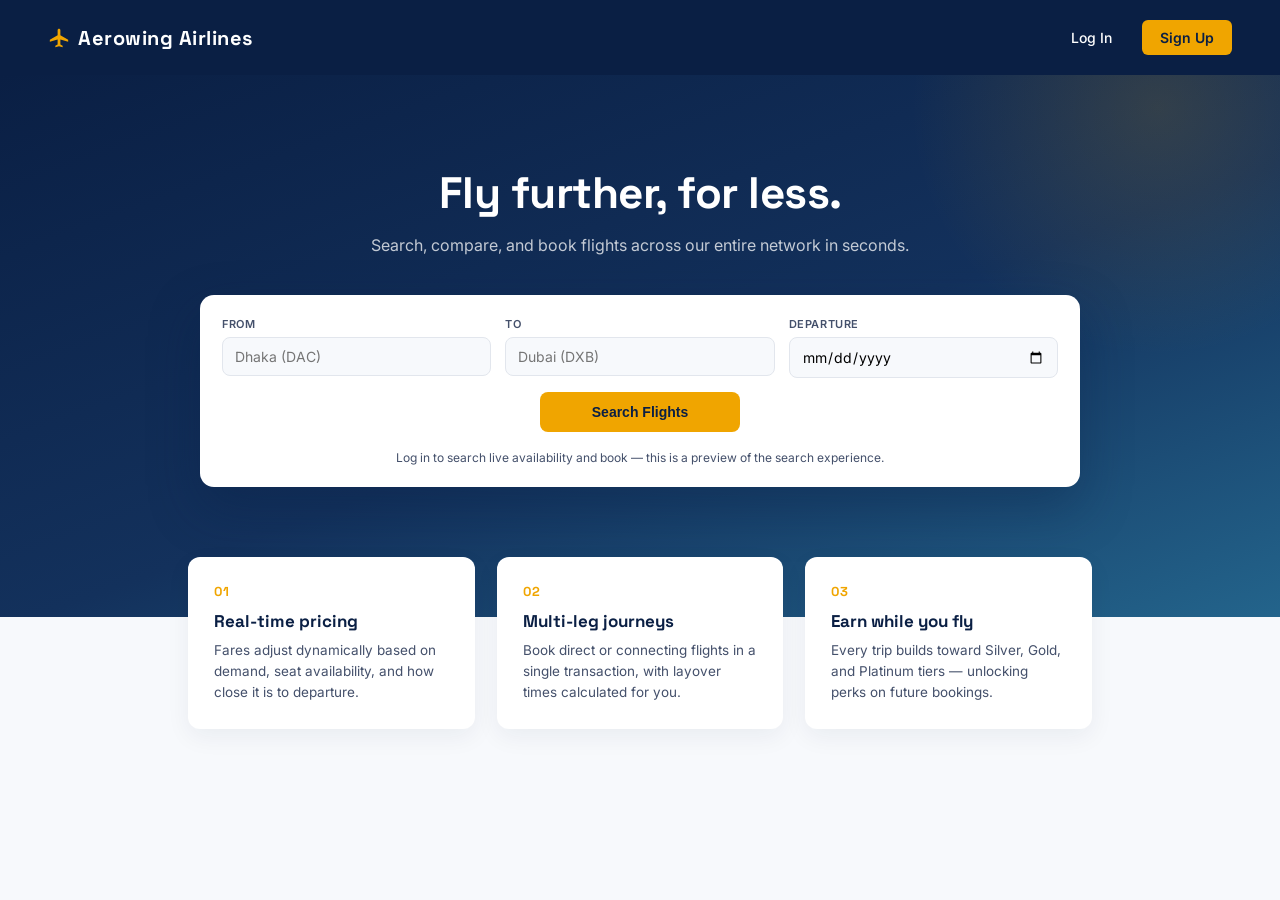
<file: src/main/resources/static/index.html>
<!DOCTYPE html>
<html lang="en">
<head>
    <meta charset="UTF-8">
    <meta name="viewport" content="width=device-width, initial-scale=1.0">
    <title>Aerowing Airlines</title>
    <link rel="preconnect" href="https://fonts.googleapis.com">
    <link href="https://fonts.googleapis.com/css2?family=Space+Grotesk:wght@400;500;600;700&family=Inter:wght@400;500;600&family=JetBrains+Mono:wght@500&display=swap" rel="stylesheet">
    <link rel="stylesheet" href="css/styles.css">
    <link rel="icon" href="favicon.ico" type="image/x-icon">
</head>
<body>

<nav>
    <div class="brand">
        <svg viewBox="0 0 24 24"><path d="M22 16v-2l-8.5-5V3.5c0-.83-.67-1.5-1.5-1.5s-1.5.67-1.5 1.5V9L2 14v2l8.5-2.5V19L8 20.5V22l4-1 4 1v-1.5L13.5 19v-5.5L22 16z"/></svg>
        Aerowing Airlines
    </div>
    <div class="nav-links">
        <a href="login.html">Log In</a>
        <a href="register.html" class="primary">Sign Up</a>
    </div>
</nav>

<section class="hero">
    <h1>Fly further, for less.</h1>
    <p>Search, compare, and book flights across our entire network in seconds.</p>

    <div class="search-card">
        <div class="search-field">
            <label>From</label>
            <input type="text" placeholder="Dhaka (DAC)">
        </div>
        <div class="search-field">
            <label>To</label>
            <input type="text" placeholder="Dubai (DXB)">
        </div>
        <div class="search-field">
            <label>Departure</label>
            <input type="date">
        </div>
        <button class="search-btn" onclick="searchFlights()" style="grid-column: 1 / -1; justify-self: center; width: auto; min-width: 200px; padding: 12px 40px;">Search Flights</button>
        <div class="search-note" style="grid-column: 1 / -1; text-align: center; margin-top: 4px;">Log in to search live availability and book — this is a preview of the search experience.</div>
    </div>
</section>

<div class="features">
    <div class="feature-card">
        <div class="num">01</div>
        <h3>Real-time pricing</h3>
        <p>Fares adjust dynamically based on demand, seat availability, and how close it is to departure.</p>
    </div>
    <div class="feature-card">
        <div class="num">02</div>
        <h3>Multi-leg journeys</h3>
        <p>Book direct or connecting flights in a single transaction, with layover times calculated for you.</p>
    </div>
    <div class="feature-card">
        <div class="num">03</div>
        <h3>Earn while you fly</h3>
        <p>Every trip builds toward Silver, Gold, and Platinum tiers — unlocking perks on future bookings.</p>
    </div>
</div>

<script src="js/script.js"></script>
</body>
</html>
</file>
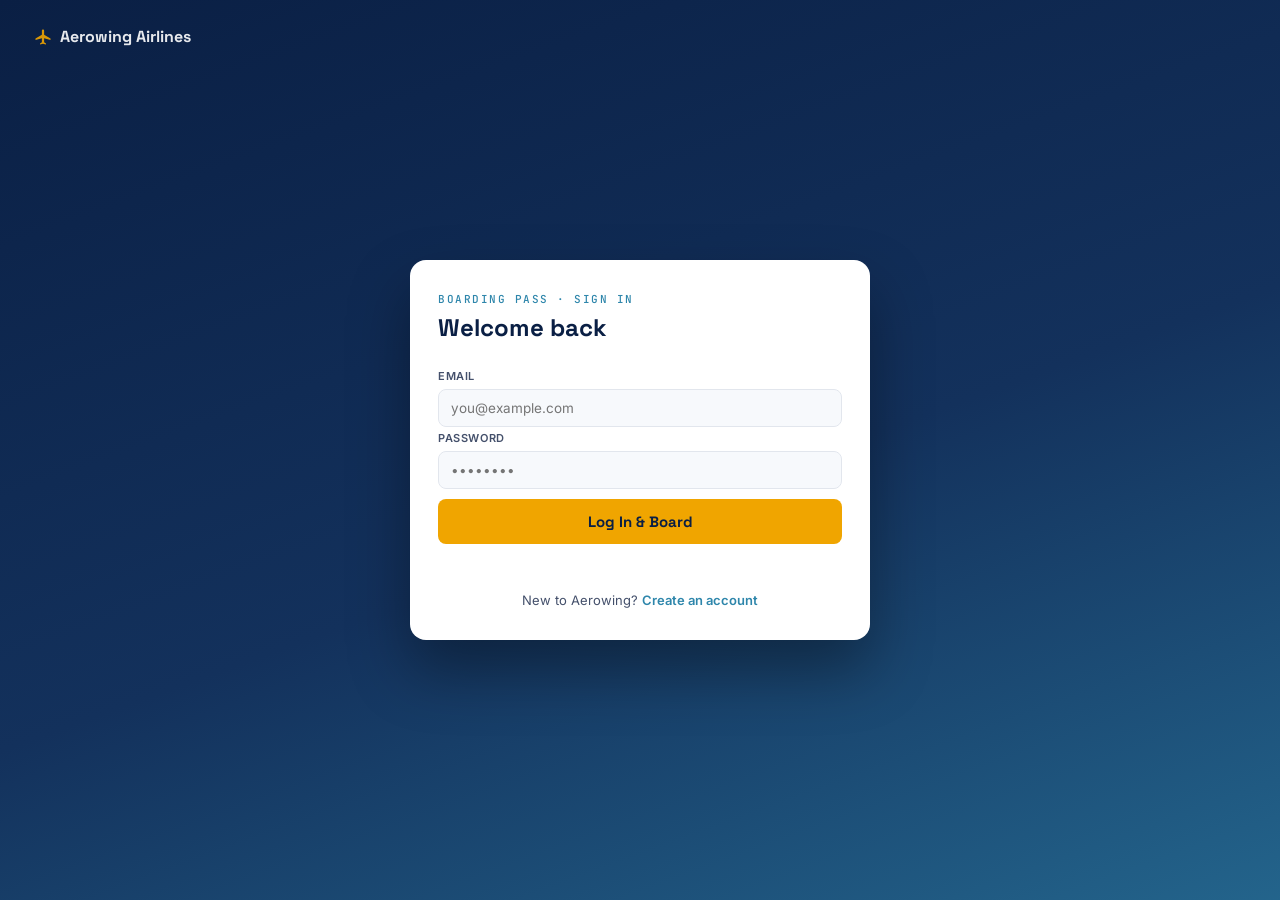
<file: src/main/resources/static/crew.html>
<!DOCTYPE html>
<html lang="en">
<head>
    <meta charset="UTF-8">
    <meta name="viewport" content="width=device-width, initial-scale=1.0">
    <title>Crew Scheduling - Aerowing Airlines</title>
    <link rel="preconnect" href="https://fonts.googleapis.com">
    <link href="https://fonts.googleapis.com/css2?family=Space+Grotesk:wght@500;600;700&family=Inter:wght@400;500;600&family=JetBrains+Mono:wght@500&display=swap" rel="stylesheet">
    <link rel="stylesheet" href="css/styles.css">
</head>
<body>

<nav>
    <div class="brand">
        <svg viewBox="0 0 24 24"><path d="M22 16v-2l-8.5-5V3.5c0-.83-.67-1.5-1.5-1.5s-1.5.67-1.5 1.5V9L2 14v2l8.5-2.5V19L8 20.5V22l4-1 4 1v-1.5L13.5 19v-5.5L22 16z"/></svg>
        Aerowing Airlines
    </div>
    <div class="nav-right">
        <a href="dashboard.html" class="nav-link">Dashboard</a>
        <a href="flights.html" class="nav-link">Flights</a>
        <a href="bookings.html" class="nav-link">My Bookings</a>
        <a href="crew.html" class="nav-link admin-only-nav">Crew</a>
        <a href="reports.html" class="nav-link admin-only-nav">Reports</a>
        <button class="logout-btn" onclick="logout()">Log Out</button>
    </div>
</nav>

<div class="content">
    <div class="page-head">
        <h2>Crew &amp; Aircraft Scheduling</h2>
    </div>

    <div class="panel">
        <h3 style="margin-top:0;">Add Crew Member</h3>
        <div class="form-grid">
            <div class="field">
                <label>Name</label>
                <input type="text" id="crewName" placeholder="Capt. Rahim">
            </div>
            <div class="field">
                <label>Role</label>
                <select id="crewRole">
                    <option value="PILOT">Pilot</option>
                    <option value="CO_PILOT">Co-Pilot</option>
                    <option value="CABIN_CREW">Cabin Crew</option>
                </select>
            </div>
            <button class="submit-btn" onclick="addCrew()">Add Crew Member</button>
            <div id="crewFormMessage"></div>
        </div>
    </div>

    <div class="panel">
        <h3 style="margin-top:0;">All Crew Members</h3>
        <div id="crewStatus">Loading crew...</div>
        <div id="crewList"></div>
    </div>

    <div class="panel">
        <h3 style="margin-top:0;">Assign Crew to a Flight</h3>
        <p class="desc">Select a flight to view and manage its assigned crew. Conflicts (a crew member already booked on an overlapping flight) are detected automatically.</p>
        <div class="form-grid">
            <div class="field" style="grid-column: 1 / -1;">
                <label>Flight</label>
                <select id="flightSelect" onchange="loadAssignmentsForFlight()"></select>
            </div>
            <div class="field">
                <label>Crew Member</label>
                <select id="assignCrewSelect"></select>
            </div>
            <button class="submit-btn" onclick="assignCrew()">Assign to Selected Flight</button>
            <div id="assignMessage"></div>
        </div>

        <h3 style="margin-top:22px; font-size:14px;">Currently Assigned</h3>
        <div id="assignmentStatus">Select a flight above.</div>
        <div id="assignmentList"></div>
    </div>
</div>

<script src="js/auth.js"></script>
<script src="js/crew.js"></script>
<script src="js/assistant-widget.js"></script>

</body>
</html>
</file>
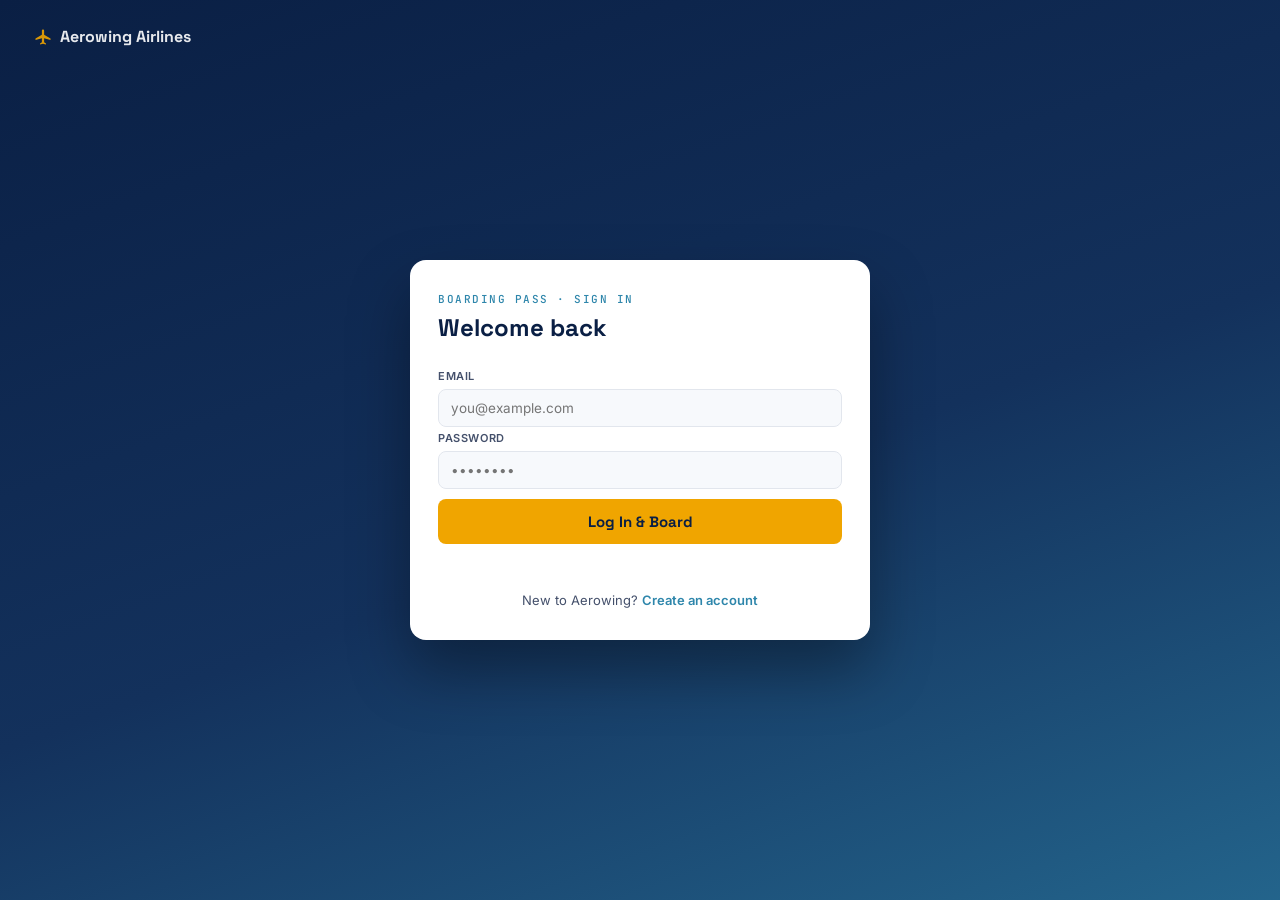
<file: src/main/resources/static/dashboard.html>
<!DOCTYPE html>
<html lang="en">
<head>
    <meta charset="UTF-8">
    <meta name="viewport" content="width=device-width, initial-scale=1.0">
    <title>Dashboard - Aerowing Airlines</title>
    <link rel="preconnect" href="https://fonts.googleapis.com">
    <link href="https://fonts.googleapis.com/css2?family=Space+Grotesk:wght@500;600;700&family=Inter:wght@400;500;600&family=JetBrains+Mono:wght@500&display=swap" rel="stylesheet">
    <link rel="stylesheet" href="css/styles.css">
</head>
<body>

<nav>
    <div class="brand">
        <svg viewBox="0 0 24 24"><path d="M22 16v-2l-8.5-5V3.5c0-.83-.67-1.5-1.5-1.5s-1.5.67-1.5 1.5V9L2 14v2l8.5-2.5V19L8 20.5V22l4-1 4 1v-1.5L13.5 19v-5.5L22 16z"/></svg>
        Aerowing Airlines
    </div>
    <div class="nav-right">
        <a href="flights.html" class="nav-link">Flights</a>
        <a href="crew.html" class="nav-link admin-only-nav">Crew</a>
        <a href="bookings.html" class="nav-link">My Bookings</a>
        <a href="reports.html" class="nav-link admin-only-nav">Reports</a>
        <button class="logout-btn" onclick="logout()">Log Out</button>
    </div>
</nav>

<div class="content">
    <div class="welcome-card">
        <div class="eyebrow">Signed in as</div>
        <h2 id="welcomeEmail"></h2>
    </div>

    <div class="welcome-card" id="loyaltyCard">
        <div class="eyebrow">Loyalty Status</div>
        <h2>Loading...</h2>
    </div>

    <div class="panel" id="travellersPanel">
        <h3>Registered Travellers</h3>
        <p class="desc">Admin view — live data pulled from the protected <code>/api/users</code> endpoint.</p>
        <div id="status">Loading users...</div>
        <table id="userTable" style="display:none;">
            <thead>
            <tr>
                <th>ID</th>
                <th>Name</th>
                <th>Email</th>
                <th>Role</th>
                <th>Tier</th>
                <th>Miles</th>
            </tr>
            </thead>
            <tbody id="userTableBody"></tbody>
        </table>
    </div>
</div>

<script src="js/auth.js"></script>
<script src="js/dashboard.js"></script>
<script src="js/assistant-widget.js"></script>

</body>
</html>
</file>
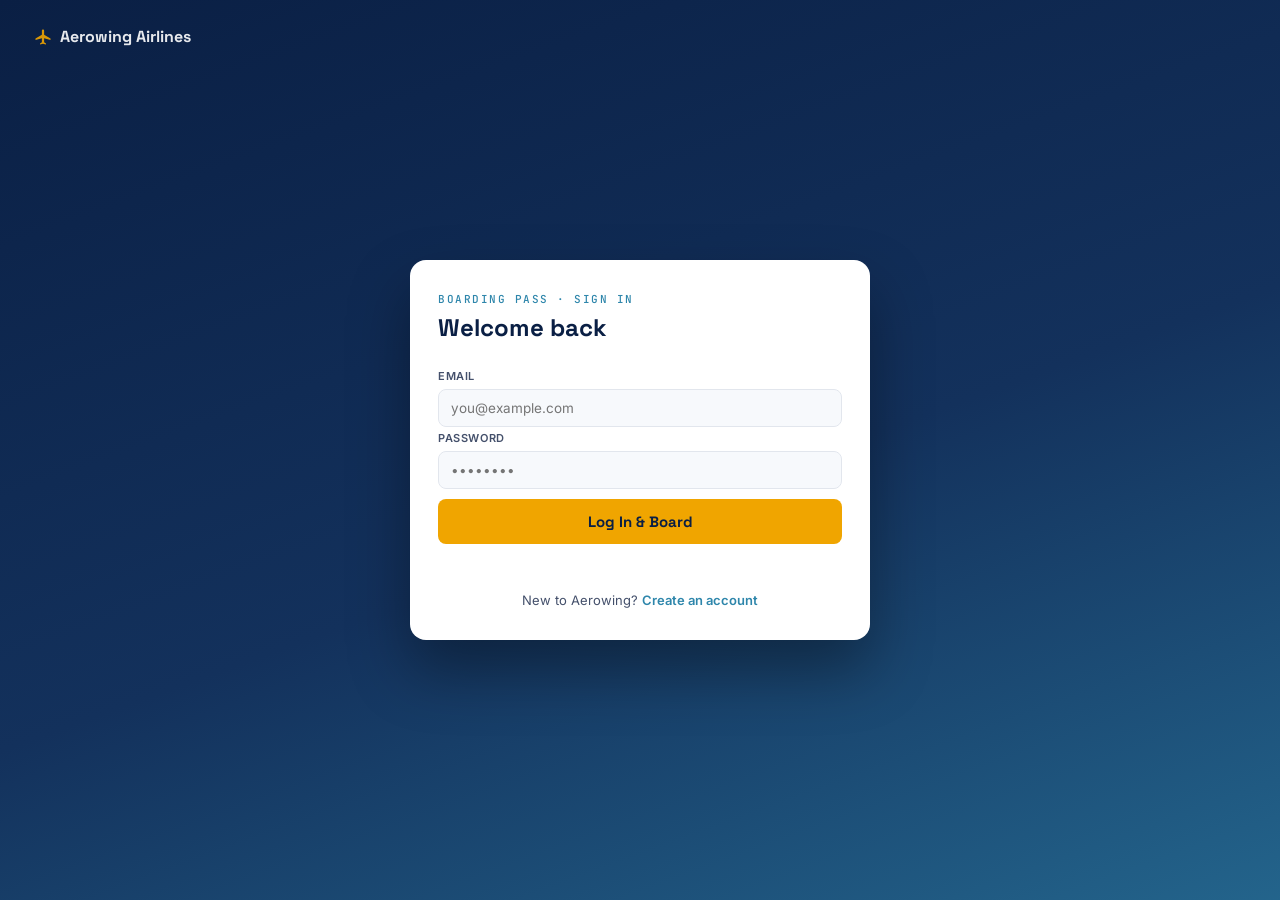
<file: src/main/resources/static/flights.html>
<!DOCTYPE html>
<html lang="en">
<head>
    <meta charset="UTF-8">
    <meta name="viewport" content="width=device-width, initial-scale=1.0">
    <title>Flights - Aerowing Airlines</title>
    <link rel="preconnect" href="https://fonts.googleapis.com">
    <link href="https://fonts.googleapis.com/css2?family=Space+Grotesk:wght@500;600;700&family=Inter:wght@400;500;600&family=JetBrains+Mono:wght@500&display=swap" rel="stylesheet">
    <link rel="stylesheet" href="css/styles.css">
</head>
<body>

<nav>
    <div class="brand">
        <svg viewBox="0 0 24 24"><path d="M22 16v-2l-8.5-5V3.5c0-.83-.67-1.5-1.5-1.5s-1.5.67-1.5 1.5V9L2 14v2l8.5-2.5V19L8 20.5V22l4-1 4 1v-1.5L13.5 19v-5.5L22 16z"/></svg>
        Aerowing Airlines
    </div>
    <div class="nav-right">
        <a href="dashboard.html" class="nav-link">Dashboard</a>
        <a href="flights.html" class="nav-link">Flights</a>
        <a href="crew.html" class="nav-link admin-only-nav">Crew</a>
        <a href="bookings.html" class="nav-link">My Bookings</a>
        <a href="reports.html" class="nav-link admin-only-nav">Reports</a>
        <button class="logout-btn" onclick="logout()">Log Out</button>
    </div>
</nav>

<div class="content">
    <div class="page-head">
        <h2>Available Flights</h2>
        <button class="add-toggle-btn" id="addToggleBtn" style="display:none;" onclick="toggleAddForm()">+ Add Flight</button>
    </div>

    <div class="panel" id="addFlightPanel">
        <h3 style="margin-top:0; font-family:'Space Grotesk',sans-serif;">New Flight</h3>
        <div class="form-grid">
            <div class="field">
                <label>Source</label>
                <input type="text" id="source" placeholder="Dhaka">
            </div>
            <div class="field">
                <label>Destination</label>
                <input type="text" id="destination" placeholder="Dubai">
            </div>
            <div class="field">
                <label>Departure</label>
                <input type="datetime-local" id="departureTime">
            </div>
            <div class="field">
                <label>Arrival</label>
                <input type="datetime-local" id="arrivalTime">
            </div>
            <div class="field">
                <label>Base Price (USD)</label>
                <input type="number" id="basePrice" placeholder="450">
            </div>
            <div class="field">
                <label>Aircraft</label>
                <select id="aircraftId"></select>
            </div>
            <button class="submit-btn" onclick="createFlight()">Add Flight</button>
            <div id="formMessage"></div>
        </div>
    </div>

    <div class="panel">
        <div id="status">Loading flights...</div>
        <div id="flightList"></div>
    </div>
</div>

<div class="modal-overlay" id="bookingModal">
    <div class="modal-box">
        <h3 id="modalRoute">Book this flight</h3>
        <div class="modal-sub" id="modalMeta"></div>

        <div class="field">
            <label>Seat Class</label>
            <select id="modalSeatClass" onchange="updateModalSeatsLeft()">
                <option value="ECONOMY">Economy</option>
                <option value="BUSINESS">Business</option>
                <option value="FIRST_CLASS">First Class</option>
            </select>
        </div>
        <div class="field">
            <label>Number of Seats</label>
            <input type="number" id="modalSeatCount" min="1" value="1" oninput="updateModalPriceEstimate()">
        </div>
        <div class="seats-left" id="modalSeatsLeft"></div>
        <div class="seats-left" id="modalPriceEstimate" style="font-weight:600; color:var(--navy); margin-top:4px;"></div>

        <div class="field" style="margin-top:14px;">
            <label>Payment Method</label>
            <select id="modalPaymentMethod">
                <option value="CREDIT_CARD">Credit Card</option>
                <option value="WALLET">Wallet</option>
                <option value="NET_BANKING">Net Banking</option>
            </select>
        </div>
        <div class="field">
            <label>Card / Account Reference (simulated)</label>
            <input type="text" id="modalPaymentRef" placeholder="e.g. 4111 (any value works)">
        </div>

        <div id="bookingMessage"></div>

        <div class="modal-actions">
            <button class="modal-cancel" onclick="closeBookingModal()">Cancel</button>
            <button class="modal-confirm" onclick="confirmBooking()">Confirm Booking</button>
        </div>
    </div>
</div>

<script src="js/auth.js"></script>
<script src="js/flights.js"></script>
<script src="js/assistant-widget.js"></script>

</body>
</html>
</file>
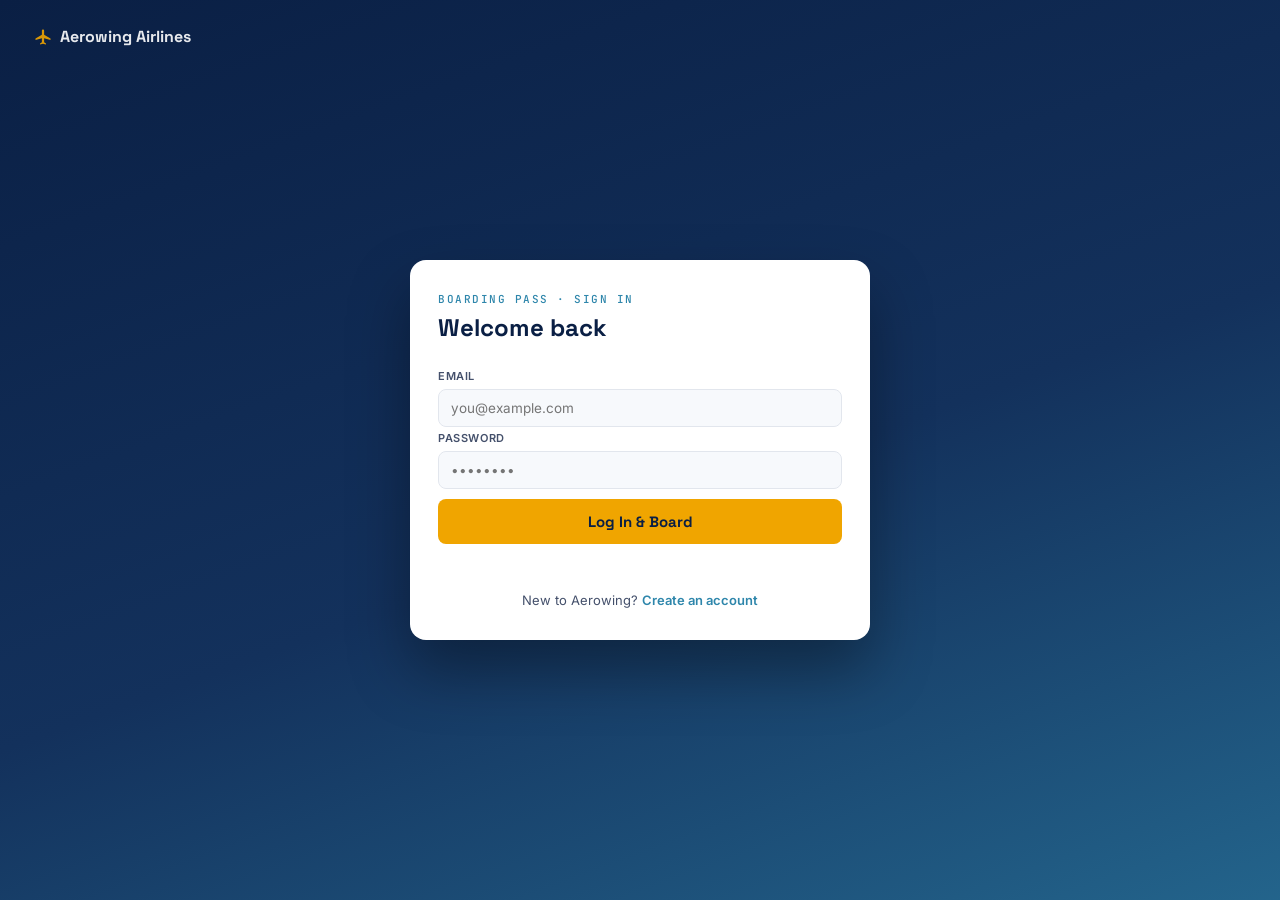
<file: src/main/resources/static/login.html>
<!DOCTYPE html>
<html lang="en">
<head>
    <meta charset="UTF-8">
    <meta name="viewport" content="width=device-width, initial-scale=1.0">
    <title>Log In - Aerowing Airlines</title>
    <link rel="preconnect" href="https://fonts.googleapis.com">
    <link href="https://fonts.googleapis.com/css2?family=Space+Grotesk:wght@500;600;700&family=Inter:wght@400;500;600&family=JetBrains+Mono:wght@500&display=swap" rel="stylesheet">
    <link rel="stylesheet" href="css/styles.css">
    <link rel="icon" href="favicon.ico" type="image/x-icon">
</head>
<body class="auth-body">

<a href="index.html" class="brandmark">
    <svg viewBox="0 0 24 24"><path d="M22 16v-2l-8.5-5V3.5c0-.83-.67-1.5-1.5-1.5s-1.5.67-1.5 1.5V9L2 14v2l8.5-2.5V19L8 20.5V22l4-1 4 1v-1.5L13.5 19v-5.5L22 16z"/></svg>
    Aerowing Airlines
</a>

<div class="pass">
    <div class="pass-main">
        <div class="pass-eyebrow">Boarding Pass · Sign In</div>
        <h1>Welcome back</h1>

        <div class="field">
            <label>Email</label>
            <input type="email" id="email" placeholder="you@example.com">
        </div>
        <div class="field">
            <label>Password</label>
            <input type="password" id="password" placeholder="••••••••">
        </div>
        <button class="fly-btn" onclick="loginUser()">Log In &amp; Board</button>
        <div id="message"></div>

        <div class="signup-row">
            New to Aerowing? <a href="register.html">Create an account</a>
        </div>
    </div>
</div>

<script src="js/script.js"></script>
</body>
</html>
</file>
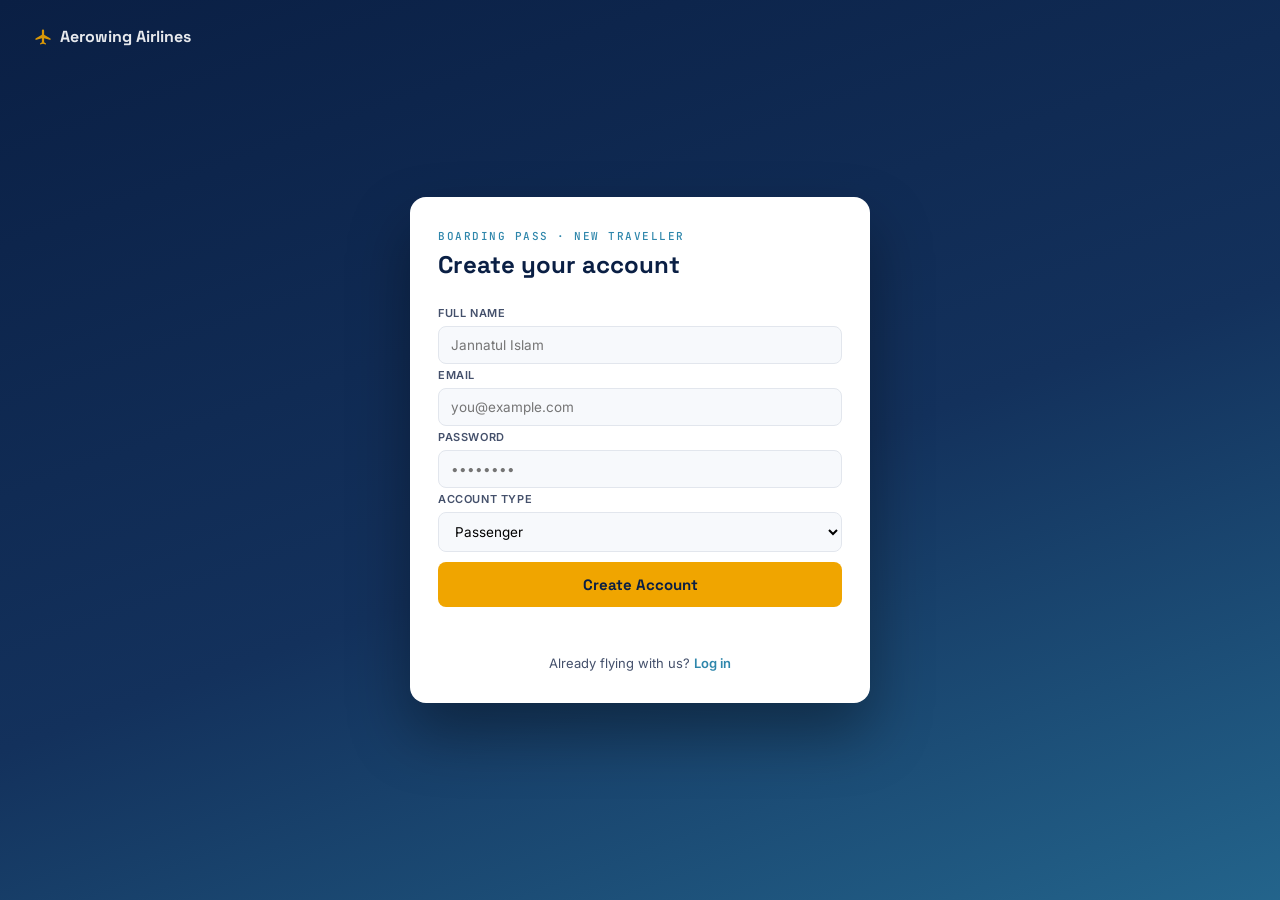
<file: src/main/resources/static/register.html>
<!DOCTYPE html>
<html lang="en">
<head>
    <meta charset="UTF-8">
    <meta name="viewport" content="width=device-width, initial-scale=1.0">
    <title>Sign Up - Aerowing Airlines</title>
    <link rel="preconnect" href="https://fonts.googleapis.com">
    <link href="https://fonts.googleapis.com/css2?family=Space+Grotesk:wght@500;600;700&family=Inter:wght@400;500;600&family=JetBrains+Mono:wght@500&display=swap" rel="stylesheet">
    <link rel="stylesheet" href="css/styles.css">
    <link rel="icon" href="favicon.ico" type="image/x-icon">
</head>
<body class="auth-body">

<a href="index.html" class="brandmark">
    <svg viewBox="0 0 24 24"><path d="M22 16v-2l-8.5-5V3.5c0-.83-.67-1.5-1.5-1.5s-1.5.67-1.5 1.5V9L2 14v2l8.5-2.5V19L8 20.5V22l4-1 4 1v-1.5L13.5 19v-5.5L22 16z"/></svg>
    Aerowing Airlines
</a>

<div class="pass">
    <div class="pass-main">
        <div class="pass-eyebrow">Boarding Pass · New Traveller</div>
        <h1>Create your account</h1>

        <div class="field">
            <label>Full Name</label>
            <input type="text" id="name" placeholder="Jannatul Islam">
        </div>
        <div class="field">
            <label>Email</label>
            <input type="email" id="email" placeholder="you@example.com">
        </div>
        <div class="field">
            <label>Password</label>
            <input type="password" id="password" placeholder="••••••••">
        </div>
        <div class="field">
            <label>Account Type</label>
            <select id="role">
                <option value="PASSENGER">Passenger</option>
                <option value="ADMIN">Admin</option>
            </select>
        </div>
        <button class="fly-btn" onclick="registerUser()">Create Account</button>
        <div id="message"></div>

        <div class="signup-row">
            Already flying with us? <a href="login.html">Log in</a>
        </div>
    </div>
</div>

<script src="js/script.js"></script>
</body>
</html>
</file>
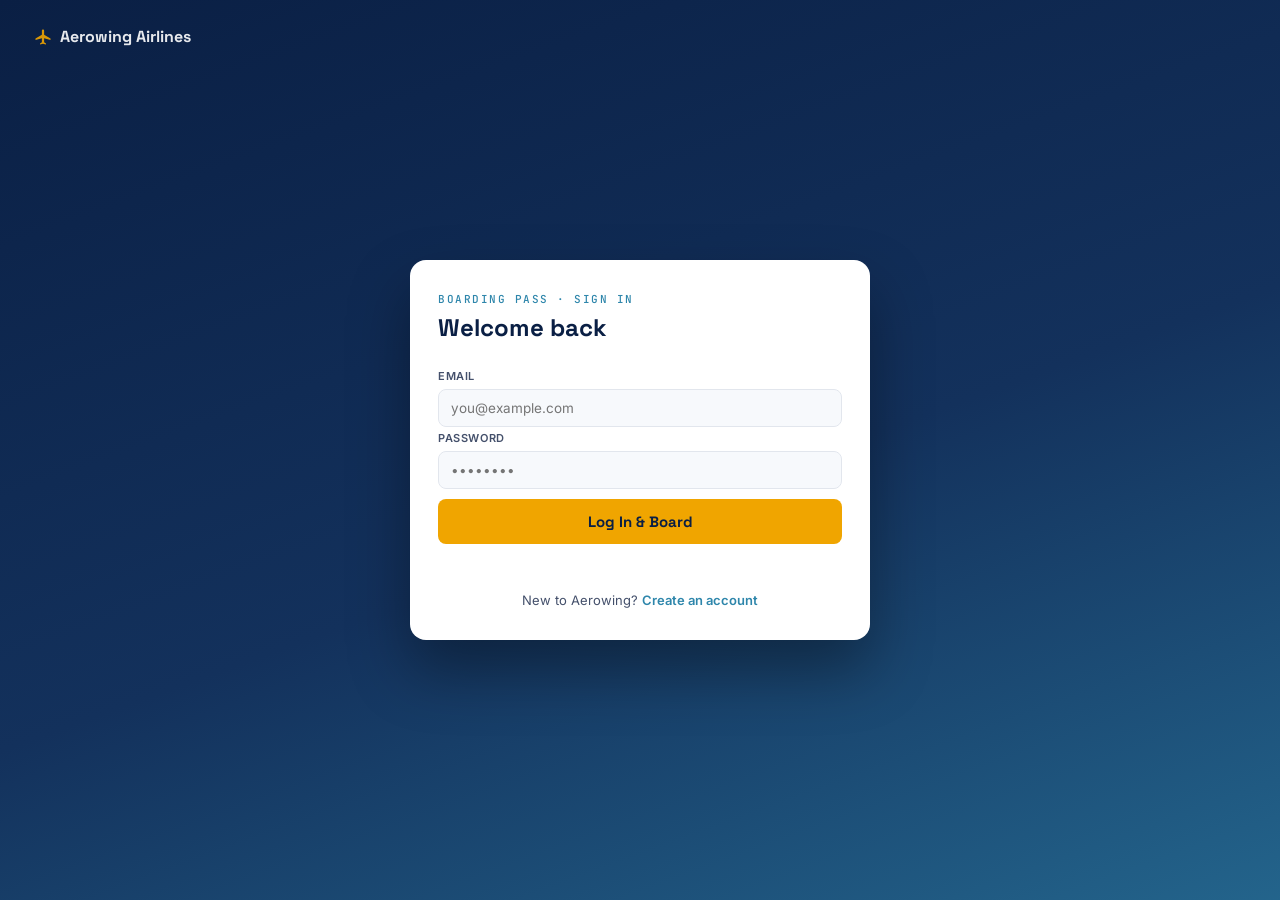
<file: src/main/resources/static/reports.html>
<!DOCTYPE html>
<html lang="en">
<head>
    <meta charset="UTF-8">
    <meta name="viewport" content="width=device-width, initial-scale=1.0">
    <title>Reports - Aerowing Airlines</title>
    <link rel="preconnect" href="https://fonts.googleapis.com">
    <link href="https://fonts.googleapis.com/css2?family=Space+Grotesk:wght@500;600;700&family=Inter:wght@400;500;600&family=JetBrains+Mono:wght@500&display=swap" rel="stylesheet">
    <link rel="stylesheet" href="css/styles.css">
    <style>
        .stat-grid {
            display: grid;
            grid-template-columns: repeat(4, 1fr);
            gap: 16px;
            margin-bottom: 22px;
        }
        .stat-card {
            background: var(--white);
            border-radius: 12px;
            padding: 20px;
            box-shadow: 0 8px 24px rgba(10,31,68,0.06);
        }
        .stat-card .label {
            font-size: 11px;
            text-transform: uppercase;
            letter-spacing: 0.5px;
            color: var(--slate);
            font-weight: 700;
            margin-bottom: 8px;
        }
        .stat-card .value {
            font-family: 'Space Grotesk', sans-serif;
            font-size: 24px;
            font-weight: 700;
            color: var(--navy);
        }
        .stat-card.negative .value { color: #b91c1c; }
        .method-row {
            display: flex;
            justify-content: space-between;
            padding: 10px 0;
            border-bottom: 1px solid #eef1f5;
            font-size: 13.5px;
        }
        .method-row:last-child { border-bottom: none; }
        .occupancy-bar-track {
            background: #eef1f5;
            border-radius: 6px;
            height: 8px;
            overflow: hidden;
            margin-top: 6px;
        }
        .occupancy-bar-fill {
            background: var(--sky);
            height: 100%;
        }
        .occupancy-bar-fill.high { background: #dc2626; }
        .occupancy-bar-fill.mid { background: #F0A500; }
        @media (max-width: 800px) {
            .stat-grid { grid-template-columns: 1fr 1fr; }
        }
    </style>
</head>
<body>

<nav>
    <div class="brand">
        <svg viewBox="0 0 24 24"><path d="M22 16v-2l-8.5-5V3.5c0-.83-.67-1.5-1.5-1.5s-1.5.67-1.5 1.5V9L2 14v2l8.5-2.5V19L8 20.5V22l4-1 4 1v-1.5L13.5 19v-5.5L22 16z"/></svg>
        Aerowing Airlines
    </div>
    <div class="nav-right">
        <a href="dashboard.html" class="nav-link">Dashboard</a>
        <a href="flights.html" class="nav-link">Flights</a>
        <a href="bookings.html" class="nav-link">My Bookings</a>
        <a href="crew.html" class="nav-link admin-only-nav">Crew</a>
        <a href="reports.html" class="nav-link admin-only-nav">Reports</a>
        <button class="logout-btn" onclick="logout()">Log Out</button>
    </div>
</nav>

<div class="content">
    <div class="page-head">
        <h2>Admin Reports</h2>
    </div>

    <div id="revenueStatus">Loading revenue summary...</div>
    <div class="stat-grid" id="statGrid" style="display:none;"></div>

    <div class="panel" id="methodPanel" style="display:none;">
        <h3 style="margin-top:0;">Revenue by Payment Method</h3>
        <div id="methodBreakdown"></div>
    </div>

    <div class="panel">
        <h3 style="margin-top:0;">Flight-wise Seat Occupancy</h3>
        <p class="desc">Booked seats vs. total capacity per flight.</p>
        <div id="occupancyStatus">Loading occupancy data...</div>
        <div id="occupancyList"></div>
    </div>
</div>

<script src="js/auth.js"></script>
<script src="js/reports.js"></script>
<script src="js/assistant-widget.js"></script>

</body>
</html>
</file>
<file: src/main/resources/static/css/styles.css>
/* styles.css */
:root {
    --navy: #0A1F44;
    --navy-light: #13315C;
    --sky: #2E86AB;
    --gold: #F0A500;
    --cloud: #F7F9FC;
    --slate: #44506B;
    --white: #FFFFFF;
}

* { box-sizing: border-box; }

body {
    margin: 0;
    font-family: 'Inter', sans-serif;
    background: var(--cloud);
    color: var(--navy);
}

h1, h2, h3, .brand {
    font-family: 'Space Grotesk', sans-serif;
}

/* Navbar */
nav {
    display: flex;
    justify-content: space-between;
    align-items: center;
    padding: 20px 48px;
    background: var(--navy);
    color: var(--white);
}

.brand {
    font-size: 20px;
    font-weight: 700;
    letter-spacing: 0.5px;
    display: flex;
    align-items: center;
    gap: 8px;
}

.brand svg { width: 22px; height: 22px; fill: var(--gold); }

.nav-links {
    display: flex;
    gap: 12px;
}

.nav-links a {
    color: var(--white);
    text-decoration: none;
    padding: 9px 18px;
    border-radius: 6px;
    font-size: 14px;
    font-weight: 500;
    transition: background 0.15s ease;
}

.nav-links a.primary {
    background: var(--gold);
    color: var(--navy);
    font-weight: 600;
}

.nav-links a.primary:hover { background: #d99200; }
.nav-links a:not(.primary):hover { background: rgba(255,255,255,0.08); }

/* Hero */
.hero {
    position: relative;
    padding: 90px 48px 130px;
    background: linear-gradient(160deg, var(--navy) 0%, var(--navy-light) 55%, var(--sky) 130%);
    color: var(--white);
    overflow: hidden;
    text-align: center;
}

.hero::before {
    content: "";
    position: absolute;
    top: -40%;
    right: -10%;
    width: 500px;
    height: 500px;
    border-radius: 50%;
    background: radial-gradient(circle, rgba(240,165,0,0.15) 0%, transparent 70%);
}

.hero h1 {
    font-size: 44px;
    font-weight: 700;
    margin: 0 0 14px;
    letter-spacing: -0.5px;
    position: relative;
}

.hero p {
    font-size: 16px;
    color: rgba(255,255,255,0.75);
    margin: 0 0 40px;
    position: relative;
}

/* Search bar */
.search-card {
    position: relative;
    max-width: 880px;
    margin: 0 auto;
    background: var(--white);
    border-radius: 14px;
    padding: 22px;
    display: grid;
    grid-template-columns: 1fr 1fr 1fr;
    gap: 14px;
    box-shadow: 0 20px 50px rgba(10,31,68,0.35);
    color: var(--navy);
    text-align: left;
}

.search-field label {
    display: block;
    font-size: 11px;
    text-transform: uppercase;
    letter-spacing: 0.6px;
    color: var(--slate);
    margin-bottom: 6px;
    font-weight: 600;
}

.search-field input {
    width: 100%;
    border: 1px solid #e2e6ed;
    border-radius: 8px;
    padding: 10px 12px;
    font-size: 14px;
    font-family: inherit;
    background: var(--cloud);
}

.search-btn {
    align-self: flex-end;
    background: var(--gold);
    color: var(--navy);
    border: none;
    border-radius: 8px;
    padding: 0 28px;
    font-weight: 700;
    font-size: 14px;
    cursor: pointer;
    white-space: nowrap;
}

.search-btn:hover { background: #d99200; }

.search-note {
    grid-column: 1 / -1;
    font-size: 12px;
    color: var(--slate);
    text-align: center;
    margin-top: 4px;
}

/* Features */
.features {
    max-width: 1000px;
    margin: -60px auto 80px;
    display: grid;
    grid-template-columns: repeat(3, 1fr);
    gap: 22px;
    padding: 0 48px;
    position: relative;
}

.feature-card {
    background: var(--white);
    border-radius: 12px;
    padding: 26px;
    box-shadow: 0 8px 24px rgba(10,31,68,0.06);
}

.feature-card .num {
    font-family: 'Space Grotesk', sans-serif;
    font-size: 13px;
    font-weight: 700;
    color: var(--gold);
    letter-spacing: 1px;
    margin-bottom: 10px;
}

.feature-card h3 {
    font-size: 17px;
    margin: 0 0 8px;
}

.feature-card p {
    font-size: 13.5px;
    color: var(--slate);
    line-height: 1.55;
    margin: 0;
}

/* Login & Register pages */
.auth-body {
    margin: 0;
    min-height: 100vh;
    font-family: 'Inter', sans-serif;
    background: linear-gradient(160deg, var(--navy) 0%, var(--navy-light) 55%, var(--sky) 130%);
    display: flex;
    align-items: center;
    justify-content: center;
    padding: 30px;
}

.brandmark {
    position: fixed;
    top: 26px;
    left: 34px;
    color: var(--white);
    font-family: 'Space Grotesk', sans-serif;
    font-weight: 700;
    font-size: 16px;
    display: flex;
    align-items: center;
    gap: 8px;
    text-decoration: none;
    opacity: 0.9;
}

.brandmark svg { width: 18px; height: 18px; fill: var(--gold); }

.pass {
    display: flex;
    width: 100%;
    max-width: 460px;
    background: var(--white);
    border-radius: 16px;
    box-shadow: 0 30px 60px rgba(0,0,0,0.35);
    overflow: hidden;
}

.pass-main {
    flex: 1;
    padding: 32px 28px;
}

.pass-eyebrow {
    font-family: 'JetBrains Mono', monospace;
    font-size: 11px;
    letter-spacing: 1.5px;
    color: var(--sky);
    font-weight: 500;
    text-transform: uppercase;
    margin-bottom: 6px;
}

.pass-main h1 {
    font-family: 'Space Grotesk', sans-serif;
    font-size: 24px;
    margin: 0 0 26px;
    color: var(--navy);
}

.field {
    margin-bottom: 16px;
}

.field label {
    display: block;
    font-size: 11px;
    text-transform: uppercase;
    letter-spacing: 0.6px;
    color: var(--slate);
    margin-bottom: 6px;
    font-weight: 600;
}

.field input, .field select {
    width: 100%;
    border: 1.5px solid #e2e6ed;
    border-radius: 8px;
    padding: 11px 13px;
    font-size: 14px;
    font-family: inherit;
    background: var(--cloud);
    transition: border-color 0.15s ease;
}

.field input:focus, .field select:focus {
    outline: none;
    border-color: var(--sky);
}

.fly-btn {
    width: 100%;
    padding: 13px;
    margin-top: 6px;
    background: var(--gold);
    color: var(--navy);
    border: none;
    border-radius: 8px;
    font-family: 'Space Grotesk', sans-serif;
    font-weight: 700;
    font-size: 15px;
    cursor: pointer;
    transition: background 0.15s ease;
}

.fly-btn:hover { background: #d99200; }

#message {
    margin-top: 14px;
    font-size: 13px;
    min-height: 16px;
}

.signup-row {
    margin-top: 18px;
    font-size: 13px;
    color: var(--slate);
    text-align: center;
}

.signup-row a {
    color: var(--sky);
    font-weight: 600;
    text-decoration: none;
}

/* Dashboard styles */
.logout-btn {
    background: transparent;
    color: var(--white);
    border: 1.5px solid rgba(255,255,255,0.3);
    padding: 8px 18px;
    border-radius: 6px;
    cursor: pointer;
    font-size: 13px;
    font-weight: 500;
    font-family: inherit;
}

.logout-btn:hover { background: rgba(255,255,255,0.08); }

.content {
    max-width: 820px;
    margin: 36px auto;
    padding: 0 24px;
}

.welcome-card {
    background: linear-gradient(135deg, var(--navy) 0%, var(--sky) 130%);
    color: var(--white);
    border-radius: 12px;
    padding: 26px 30px;
    margin-bottom: 24px;
}

.welcome-card .eyebrow {
    font-family: 'JetBrains Mono', monospace;
    font-size: 11px;
    letter-spacing: 1.5px;
    text-transform: uppercase;
    color: var(--gold);
    margin-bottom: 6px;
}

.welcome-card h2 {
    font-family: 'Space Grotesk', sans-serif;
    margin: 0;
    font-size: 22px;
}

.panel {
    background: var(--white);
    border-radius: 12px;
    padding: 26px;
    box-shadow: 0 8px 24px rgba(10,31,68,0.06);
}

.panel h3 {
    font-family: 'Space Grotesk', sans-serif;
    margin: 0 0 4px;
    font-size: 16px;
}

.panel .desc {
    font-size: 13px;
    color: var(--slate);
    margin: 0 0 16px;
}

#status { font-size: 13.5px; }

table {
    width: 100%;
    border-collapse: collapse;
    margin-top: 6px;
}

th {
    text-align: left;
    padding: 10px 12px;
    background: var(--cloud);
    font-size: 11px;
    text-transform: uppercase;
    letter-spacing: 0.5px;
    color: var(--slate);
    font-weight: 700;
}

td {
    padding: 12px;
    border-bottom: 1px solid #eef1f5;
    font-size: 13.5px;
}

.role-badge {
    display: inline-block;
    padding: 3px 10px;
    border-radius: 20px;
    font-size: 11px;
    font-weight: 600;
    letter-spacing: 0.3px;
}

.role-ADMIN { background: #fde7c9; color: #a25c00; }
.role-PASSENGER { background: #dbe9f5; color: #1c5c85; }

/* Responsive */
@media (max-width: 800px) {
    .search-card { grid-template-columns: 1fr; }
    .features { grid-template-columns: 1fr; margin-top: 30px; }
    .hero { padding: 60px 24px 60px; }
    nav { padding: 16px 20px; flex-direction: column; gap: 14px; }
}

/* ====== FLIGHTS PAGE SPECIFIC STYLES ====== */

.nav-right {
    display: flex;
    align-items: center;
    gap: 10px;
}

.nav-link {
    color: var(--white);
    text-decoration: none;
    font-size: 13.5px;
    font-weight: 500;
    padding: 8px 14px;
    border-radius: 6px;
}

.nav-link:hover { background: rgba(255,255,255,0.08); }

.content {
    max-width: 900px;
    margin: 36px auto;
    padding: 0 24px;
}

.page-head {
    display: flex;
    justify-content: space-between;
    align-items: center;
    margin-bottom: 20px;
}

.page-head h2 {
    font-family: 'Space Grotesk', sans-serif;
    margin: 0;
    font-size: 22px;
}

.add-toggle-btn {
    background: var(--gold);
    color: var(--navy);
    border: none;
    padding: 10px 20px;
    border-radius: 8px;
    font-weight: 700;
    font-size: 13.5px;
    cursor: pointer;
    font-family: 'Space Grotesk', sans-serif;
}

.add-toggle-btn:hover { background: #d99200; }

.panel {
    background: var(--white);
    border-radius: 12px;
    padding: 26px;
    box-shadow: 0 8px 24px rgba(10,31,68,0.06);
    margin-bottom: 22px;
}

/* Add flight form */
#addFlightPanel { display: none; }

.form-grid {
    display: grid;
    grid-template-columns: 1fr 1fr;
    gap: 14px;
}

.field { margin-bottom: 4px; }

.field label {
    display: block;
    font-size: 11px;
    text-transform: uppercase;
    letter-spacing: 0.6px;
    color: var(--slate);
    margin-bottom: 6px;
    font-weight: 600;
}

.field input, .field select {
    width: 100%;
    border: 1.5px solid #e2e6ed;
    border-radius: 8px;
    padding: 10px 12px;
    font-size: 13.5px;
    font-family: inherit;
    background: var(--cloud);
}

.field input:focus, .field select:focus {
    outline: none;
    border-color: var(--sky);
}

.submit-btn {
    grid-column: 1 / -1;
    background: var(--navy);
    color: var(--white);
    border: none;
    padding: 12px;
    border-radius: 8px;
    font-weight: 700;
    font-size: 14px;
    cursor: pointer;
    margin-top: 6px;
    font-family: 'Space Grotesk', sans-serif;
}

.submit-btn:hover { background: var(--navy-light); }

#formMessage { grid-column: 1 / -1; font-size: 13px; }

/* Flight cards */
.flight-row {
    display: grid;
    grid-template-columns: 1fr 100px 130px 90px;
    align-items: center;
    gap: 14px;
    padding: 16px 4px;
    border-bottom: 1px solid #eef1f5;
}

.flight-row:last-child { border-bottom: none; }

.route {
    display: flex;
    align-items: center;
    gap: 10px;
    font-family: 'Space Grotesk', sans-serif;
    font-weight: 600;
    font-size: 15px;
}

.route .arrow { color: var(--gold); font-size: 13px; }

.flight-meta {
    font-size: 12px;
    color: var(--slate);
    margin-top: 3px;
    font-family: 'JetBrains Mono', monospace;
}

.price {
    font-family: 'Space Grotesk', sans-serif;
    font-weight: 700;
    color: var(--navy);
}

.status-badge {
    display: inline-block;
    padding: 4px 10px;
    border-radius: 20px;
    font-size: 11px;
    font-weight: 700;
    letter-spacing: 0.3px;
    text-align: center;
}

.status-SCHEDULED { background: #dcf5e3; color: #17803d; }
.status-DELAYED { background: #fde7c9; color: #a25c00; }
.status-CANCELLED { background: #fbdada; color: #b91c1c; }

#status { font-size: 13.5px; }

/* ====== BOOKING-RELATED STYLES (append to styles.css) ====== */

.seats-left {
    font-size: 11px;
    color: var(--slate);
    margin-top: 2px;
}
.book-btn {
    background: var(--navy);
    color: var(--white);
    border: none;
    padding: 8px 16px;
    border-radius: 7px;
    font-weight: 600;
    font-size: 12.5px;
    cursor: pointer;
    font-family: 'Space Grotesk', sans-serif;
    white-space: nowrap;
}
.book-btn:hover { background: var(--navy-light); }
.book-btn:disabled { background: #cbd3e0; cursor: default; }

/* Booking modal (used on flights.html) */
.modal-overlay {
    display: none;
    position: fixed; top: 0; left: 0; right: 0; bottom: 0;
    background: rgba(10,31,68,0.55);
    z-index: 999;
    align-items: center;
    justify-content: center;
}
.modal-overlay.open { display: flex; }
.modal-box {
    background: var(--white);
    border-radius: 14px;
    padding: 26px;
    width: 340px;
    max-width: 90vw;
}
.modal-box h3 {
    font-family: 'Space Grotesk', sans-serif;
    margin: 0 0 4px;
    font-size: 17px;
}
.modal-box .modal-sub {
    font-size: 12.5px;
    color: var(--slate);
    margin-bottom: 18px;
}
.modal-box .field { margin-bottom: 14px; }
.modal-actions {
    display: flex;
    gap: 10px;
    margin-top: 6px;
}
.modal-actions button {
    flex: 1;
    padding: 11px;
    border-radius: 8px;
    border: none;
    font-weight: 700;
    font-size: 13.5px;
    cursor: pointer;
    font-family: 'Space Grotesk', sans-serif;
}
.modal-confirm { background: var(--gold); color: var(--navy); }
.modal-confirm:hover { background: #d99200; }
.modal-cancel { background: var(--cloud); color: var(--slate); }
#bookingMessage { font-size: 13px; margin-top: 10px; min-height: 16px; }

/* My Bookings page cards */
.booking-card {
    background: var(--white);
    border-radius: 12px;
    padding: 20px 24px;
    margin-bottom: 16px;
    box-shadow: 0 8px 24px rgba(10,31,68,0.06);
    display: grid;
    grid-template-columns: 1fr auto auto;
    align-items: center;
    gap: 16px;
}
.booking-route {
    font-family: 'Space Grotesk', sans-serif;
    font-weight: 600;
    font-size: 15.5px;
}
.booking-route .arrow { color: var(--gold); font-size: 13px; }
.booking-meta {
    font-size: 12px;
    color: var(--slate);
    margin-top: 4px;
    font-family: 'JetBrains Mono', monospace;
}
.booking-price {
    font-family: 'Space Grotesk', sans-serif;
    font-weight: 700;
    font-size: 16px;
    text-align: right;
}
.status-pill {
    display: inline-block;
    padding: 4px 12px;
    border-radius: 20px;
    font-size: 11px;
    font-weight: 700;
    letter-spacing: 0.3px;
}
.status-CONFIRMED { background: #dcf5e3; color: #17803d; }
.cancel-btn {
    background: transparent;
    border: 1.5px solid #fca5a5;
    color: #dc2626;
    padding: 7px 14px;
    border-radius: 7px;
    font-size: 12px;
    font-weight: 600;
    cursor: pointer;
    margin-top: 8px;
    font-family: inherit;
}
.cancel-btn:hover { background: #fef2f2; }

/* ====== PAYMENT STATUS STYLES

.status-PENDING { background: #fde7c9; color: #a25c00; }
.status-PAYMENT_FAILED { background: #fbdada; color: #b91c1c; }
</file>
